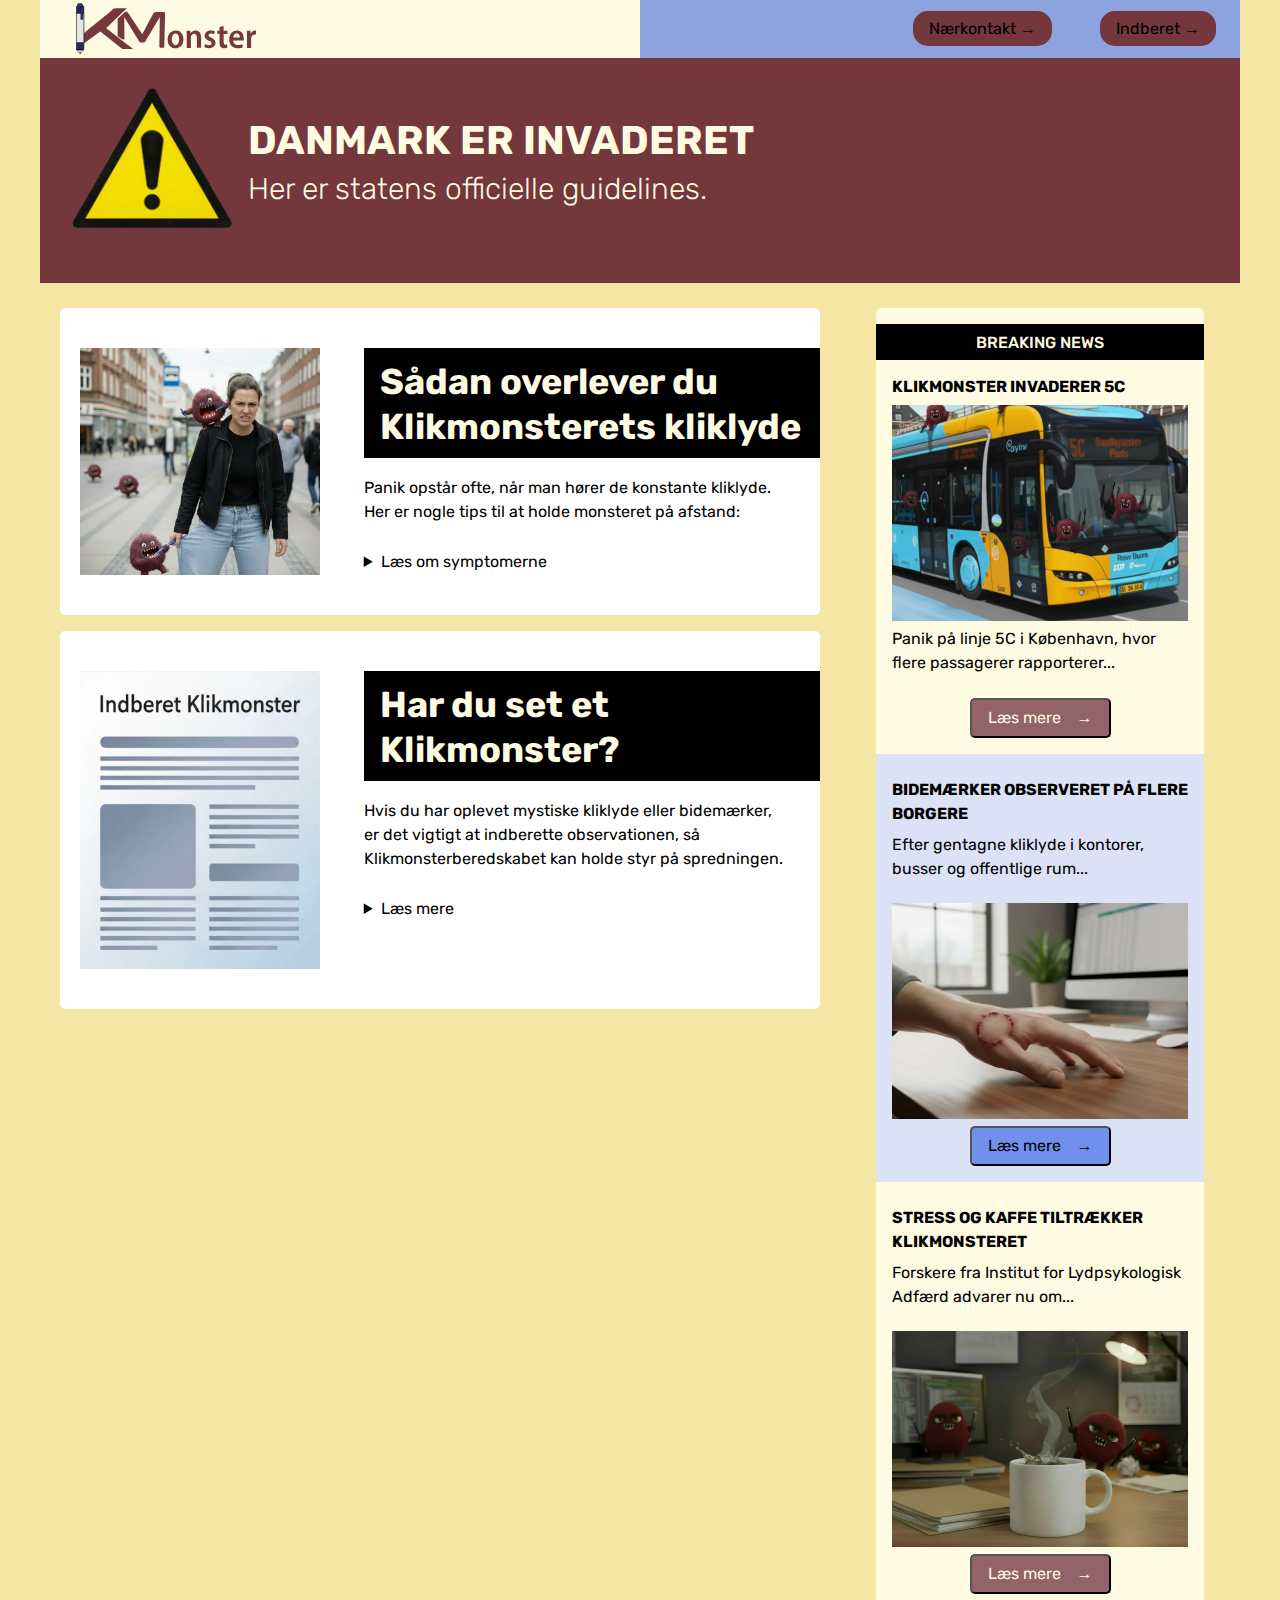
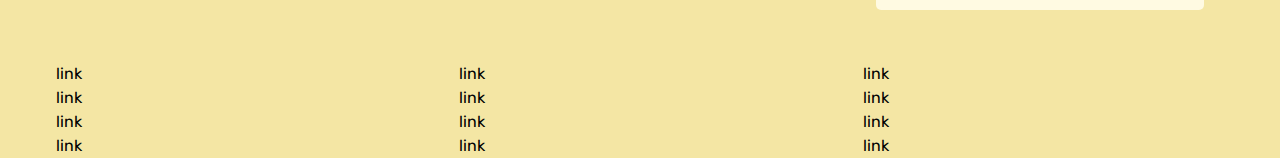
<file: index.html>
<!DOCTYPE html>
<html lang="en">
  <head>
    <meta charset="UTF-8" />
    <meta http-equiv="X-UA-Compatible" content="IE=edge" />
    <meta name="viewport" content="width=device-width, initial-scale=1.0" />
    <link rel="stylesheet" href="css/reset.css" />
    <link rel="stylesheet" href="css/custom.css" />
    <link rel="stylesheet" href="css/fonts.css" />
    <link rel="stylesheet" href="css/general.css" />
    <link rel="stylesheet" href="css/layout.css" />
    <link rel="stylesheet" href="css/burger.css" />
    <link rel="stylesheet" href="css/cards.css" />
    <link rel="stylesheet" href="css/index.css" />
    <link rel="icon" type="image/png" href="img/fav.png" />
    <title>Emergency Site</title>
  </head>
  <body id="frontpage">
    <header>
      <nav>
        <div id="logotype-wrapper" class="logo">
          <a href="index.html">
            <?xml version="1.0" encoding="UTF-8"?>
            <svg
              id="Lag_1"
              data-name="Lag 1"
              xmlns="http://www.w3.org/2000/svg"
              viewBox="0 0 128.34 36.28"
            >
              <defs>
                <style>
                  .cls-1 {
                    fill: #e7e6e6;
                  }

                  .cls-1,
                  .cls-2,
                  .cls-3,
                  .cls-4,
                  .cls-5 {
                    stroke: #010101;
                    stroke-miterlimit: 10;
                    stroke-width: 0.3px;
                  }

                  .cls-6 {
                    fill: #75383c;
                  }

                  .cls-2 {
                    fill: #cdcccc;
                  }

                  .cls-3 {
                    fill: #343434;
                  }

                  .cls-4 {
                    fill: #30358c;
                  }

                  .cls-5 {
                    fill: #28285b;
                  }
                </style>
              </defs>
              <g>
                <path
                  class="cls-6"
                  d="M5.61,21.83h0c5.72-5.35,17.6-14.13,21.05-17.65.58-.29,1.33-.45,2.09-.45l7.39-.07c.13,0,.2.09.11.14l-14.64,14c-.06.03-.06.08,0,.12l18.85,14.78c.09.05,0,.14-.11.14h-6.25c-.58,0-1.13-.14-1.51-.39l-14.77-11.71s-.47-.43-.53-.4l-11.5,8.37s.02-1.46.02-1.43l-.09,5.77-.07-3.73-.04-7.49.21-17.66-.21,17.66h0Z"
                />
                <path
                  class="cls-6"
                  d="M62.34,32l-1.47-.04c-.8,0-1.45-.37-1.44-.84l.31-20.76h-.21l-10.23,17.26c-.18.35-.74.6-1.38.6h-1.36c-.64,0-1.21-.24-1.39-.6l-10.57-17.29h-.21l.14,14.37c.07,2.33-1.64,1.13-2.52.55l-1.97-1.3c-.23-.15-.35-.35-.35-.55v-11.97c0-.22.15-.43.43-.59l4.56-4.3c.78-.45,2.1-.24,2.4.37l10.03,15.17h.21l7.78-14.57c.3-.62,1.28-1.05,2.39-1.05l4.6.04c.8,0,1.45.37,1.44.83l-.6,23.84c0,.3-.16.56-.48.79h0l-.09.03h-.02Z"
                />
                <g id="pind">
                  <path
                    class="cls-4"
                    d="M4.94,1.83v.61H.82v-.63C.82.9,1.63.15,2.63.15h.49c1.01,0,1.82.75,1.82,1.68h0Z"
                  />
                  <path
                    class="cls-5"
                    d="M5.62,2.63v30.61c0,.1-.11.19-.25.19H.4c-.14,0-.25-.08-.25-.19V2.63c0-.1.11-.19.25-.19h4.97c.14,0,.25.08.25.19h0Z"
                  />
                  <rect
                    class="cls-1"
                    x=".15"
                    y="7.44"
                    width="5.47"
                    height="20.74"
                  />
                  <path
                    class="cls-4"
                    d="M3.39,2.44h1.56v9.07c0,.13-.15.24-.34.24h-.88c-.19,0-.34-.11-.34-.24V2.44h0Z"
                  />
                  <polygon
                    class="cls-2"
                    points="3.38 35.72 2.49 35.72 .45 33.43 5.32 33.43 3.38 35.72"
                  />
                  <path
                    class="cls-3"
                    d="M3.06,36.13h-.21c-.08,0-.13-.04-.13-.1l-.13-.32h.71l-.09.32s-.06.1-.13.1h-.02Z"
                  />
                </g>
              </g>
              <g>
                <path
                  class="cls-6"
                  d="M76.58,25.82c0,4.6-2.96,6.43-5.69,6.43-3.18,0-5.56-2.31-5.56-6.26s2.49-6.41,5.74-6.41,5.52,2.46,5.52,6.24h0ZM68.33,25.92c0,2.25.92,4.15,2.65,4.15,1.63,0,2.58-1.91,2.58-4.18,0-1.87-.68-4.13-2.58-4.13s-2.65,2.21-2.65,4.16Z"
                />
                <path
                  class="cls-6"
                  d="M78.96,23.39c0-1.4-.05-2.5-.1-3.56h2.58l.15,1.71h.06c.55-.95,1.78-1.96,3.58-1.96,2.09,0,3.96,1.43,3.96,4.97v7.45h-2.96v-7.12c0-1.59-.53-2.87-2.05-2.87-1.06,0-1.83.76-2.12,1.71-.09.26-.14.64-.14,1.02v7.27h-2.96v-8.61h0Z"
                />
                <path
                  class="cls-6"
                  d="M92.04,29.26c.61.38,1.79.81,2.8.81,1.23,0,1.83-.55,1.83-1.37s-.46-1.25-1.84-1.83c-2.21-.89-3.1-2.15-3.09-3.53,0-2.13,1.7-3.76,4.35-3.76,1.23,0,2.28.32,2.96.69l-.59,2.1c-.5-.29-1.35-.65-2.3-.65-1.04,0-1.61.56-1.61,1.28s.5,1.11,1.93,1.73c2.04.84,3.01,1.99,3.02,3.7,0,2.3-1.73,3.79-4.67,3.79-1.32,0-2.59-.33-3.38-.81l.59-2.16h0Z"
                />
                <path
                  class="cls-6"
                  d="M105.26,16.41v3.42h2.76v2.19h-2.76v5.65c0,1.49.45,2.13,1.48,2.13.46,0,.81-.05,1.08-.12l.06,2.26c-.44.16-1.18.28-2.09.28-1.05,0-1.94-.33-2.5-.93-.64-.67-.94-1.72-.94-3.38v-5.91h-1.65v-2.19h1.65v-2.7l2.91-.71h0Z"
                />
                <path
                  class="cls-6"
                  d="M112.11,26.72c.07,2.36,1.64,3.26,3.44,3.26,1.26,0,2.19-.22,3.01-.52l.43,2.06c-.96.42-2.32.71-3.89.71-3.71,0-5.83-2.39-5.83-6.13s2-6.52,5.52-6.52,4.82,2.97,4.82,5.82c0,.61-.04,1.05-.1,1.33h-7.41,0ZM116.85,24.65c.02-1.38-.52-3.01-2.25-3.01s-2.38,1.71-2.49,3.01h4.74Z"
                />
                <path
                  class="cls-6"
                  d="M121.93,23.6c0-1.48-.04-2.7-.1-3.77h2.56l.12,2.17h.08c.56-1.57,1.86-2.42,3.07-2.42.29,0,.46.01.68.06v2.83c-.23-.05-.47-.07-.8-.07-1.3,0-2.29.88-2.57,2.26-.06.28-.09.63-.09,1v6.35h-2.96v-8.4h.01Z"
                />
              </g>
            </svg>
          </a>
        </div>
        <ul class="menu">
          <li><a class="menuItem" href="instruction.html">Nærkontakt </a></li>
          <li><a class="menuItem" href="register.html">Indberet</a></li>
        </ul>
        <button class="burger">
          <span class="line"></span>
          <span class="line"></span>
          <span class="line"></span>
        </button>
      </nav>
    </header>
    <section id="main-disclamer">
      <div id="main-disclamer-content">
        <img src="img/varsel.webp" alt="ICON" />
        <div class="index_overskrifter">
          <h1 class="index_h1">DANMARK ER INVADERET</h1>
          <p class="sub">Her er statens officielle guidelines.</p>
        </div>
      </div>
    </section>
    <main>
      <section id="daily">
        <article class="daily_card">
          <img src="img/klikmonster_gaden.webp.webp" alt="varselskilt" />
          <div class="daily_text">
            <h2>Sådan overlever du Klikmonsterets kliklyde</h2>
            <p>
              Panik opstår ofte, når man hører de konstante kliklyde. Her er
              nogle tips til at holde monsteret på afstand:
            </p>
            <details>
              <summary>Læs om symptomerne</summary>
              <div class="content">
                <ul>
                  <li>
                    <strong>Bevar roen:</strong> Ignorer lydene og lad dem
                    passere.
                  </li>
                  <li>
                    <strong>Klikfri kuglepenne:</strong> Fjern alt udstyr, der
                    kan tiltrække opmærksomhed.
                  </li>
                  <li>
                    <strong>Dyb vejrtrækning:</strong> Hjælper med at bevare
                    tålmodighed og holde monsteret væk.
                  </li>
                  <li>
                    <strong>Undgå at slå ud:</strong> Hvis du prøver at reagere,
                    kan Klikmonsteret bide.
                  </li>
                  <li>
                    <strong>Humor fungerer:</strong> Smil eller lav sjov med
                    situationen for at reducere stress.
                  </li>
                </ul>
              </div>
            </details>
          </div>
        </article>

        <article class="daily_card">
          <img src="img/indberetning.webp" alt="indberetning" />
          <div class="daily_text">
            <h2>Har du set et Klikmonster?</h2>
            <p>
              Hvis du har oplevet mystiske kliklyde eller bidemærker, er det
              vigtigt at indberette observationen, så Klikmonsterberedskabet kan
              holde styr på spredningen.
            </p>
            <details>
              <summary>Læs mere</summary>
              <div class="content">
                <p>
                  Klikmonsteret trives i stressede miljøer, og jo mere vi
                  reagerer, desto tættere kommer det. Derfor er ro, humor og
                  klikfri kuglepenne dine bedste forsvarsmekanismer.
                </p>
                <p>
                  Har du set et Klikmonster? Klik på linket nedenfor og indberet
                  hændelsen, så vi kan følge deres færden og advare andre:
                  <a href="register.html">Indberet Klikmonster her</a>
                </p>
              </div>
            </details>
          </div>
        </article>
      </section>
      <section id="breaking">
        <article class="news_card">
          <h3>KLIKMONSTER INVADERER 5C</h3>
          <img src="img/inividere_5c.webp" alt="news_img" />
          <p>
            Panik på linje 5C i København, hvor flere passagerer rapporterer...
          </p>
          <button popovertarget="popover_1" class="cta_btn">Læs mere</button>
          <div popover id="popover_1">
            <h2>
              KLIKMONSTER INVADERER 5C - PANIK PÅ KØBENHAVNS MEST FYLDTE
              BUSLINJE
            </h2>
            <h3>Kliklydene startede ved Nørrebro Station</h3>
            <p>
              Panik på linje 5C i København, hvor flere passagerer rapporterer
              usædvanlige og vedvarende kliklyde midt under myldretiden. Flere
              vidner beskriver en uidentificeret lydkilde, der flyttede sig
              gennem bussen, ledsaget af en ubehagelig fornemmelse af at blive
              iagttaget. “Jeg troede først, det var en stresset pendler,” siger
              en chokeret passager, “men pennen klikkede videre . uden nogen
              holdt den.” Situationen udviklede sig hurtigt, da passagerer
              begyndte at reagere på lyden, hvilket ifølge eksperter kun
              tiltrækker Klikmonsteret yderligere.
            </p>
            <h3>Beredskabet hæver trusselsniveauet 'til irriterende'</h3>
            <p>
              Klikberedskabet har nu udsendt en landsdækkende advarsel om at
              undgå kliklyde i offentlige transportmidler. Myndighederne
              understreger, at væsnet kan bide, hvis man forsøger at slå ud
              efter det. I stedet anbefales ro, dyb vejrtrækning og - i akutte
              tilfælde - brug af blyant. “Klikmonsteret trives i stressede
              miljøer,” udtaler en talsperson fra Institut for Lydpsykologisk
              Adfærd. “Jo mere vrede man føler, jo tættere kommer det. Det
              bedste forsvar er simpelthen ikke at tage det personligt.”
            </p>
          </div>
        </article>

        <article class="news_card">
          <h3>BIDEMÆRKER OBSERVERET PÅ FLERE BORGERE</h3>
          <p>Efter gentagne kliklyde i kontorer, busser og offentlige rum...</p>
          <img src="img/bidemaerke.webp" alt="news_img" />
          <button popovertarget="popover_2" class="cta_btn">Læs mere</button>
          <div popover id="popover_2">
            <h2>BIDEMÆRKER OBSERVERET PÅ FLERE BORGERE</h2>
            <p>
              Efter gentagne kliklyde i kontorer, busser og offentlige rum har
              flere personer bemærket små, mystiske bidemærker på arme, hænder
              og skuldre. Mærkerne beskrives som let rødlige, cirkulære og ofte
              ledsaget af en svag kløe eller ømhed. Flere vidner fortæller, at
              de først troede, det var almindelige insektbid, men mistænkelige
              lyde og mærkernes mønster afslørede, at det faktisk stammer fra
              Klikmonsteret. Eksperter advarer, at sådanne bidemærker typisk
              opstår, hvis man forsøger at reagere på de irriterende kliklyde,
              eller hvis man bliver for ophidset over situationen.
            </p>
            <h3>Symptomer efter bid:</h3>
            <ol>
              <li>Ømhed omkring bidestedet</li>
              <li>Let kløe eller prikken</li>
              <li>Mindre blå mærker ved hårdere kontakt</li>
            </ol>
            <p>
              Beredskabet anbefaler at beholde roen, undgå at reagere på
              kliklydene og rapportere hændelsen via emergency-portalen.
            </p>
          </div>
        </article>

        <article class="news_card">
          <h3>STRESS OG KAFFE TILTRÆKKER KLIKMONSTERET</h3>
          <p>
            Forskere fra Institut for Lydpsykologisk Adfærd advarer nu om...
          </p>
          <img src="img/forskning.webp" alt="news_img" />
          <button popovertarget="popover_3" class="cta_btn">Læs mere</button>
          <div popover id="popover_3">
            <h2>STRESS OG KAFFE TILTRÆKKER KLIKMONSTERET</h2>
            <p>
              Forskere fra Institut for Lydpsykologisk Adfærd advarer nu om, at
              Klikmonsteret har udviklet særlige præferencer for moderne
              menneskers livsstil. Ifølge eksperterne reagerer væsnet særligt på
              <strong
                >høj koffeinindtagelse, tæt pakket skemaer og pressede
                deadlines</strong
              >, hvilket gør kontorer og caféer til oplagte angrebssteder.
            </p>
            <p>
              “Jo mere stress og jag, jo mere aktivt bliver Klikmonsteret,”
              forklarer en talsperson fra instituttet. Vidner beretter om
              vedvarende kliklyde under møder og intense arbejdsperioder, ofte
              ledsaget af en ubehagelig fornemmelse af at blive iagttaget.
            </p>
            <p>
              Beredskabet anbefaler, at man
              <strong
                >bevarer roen, holder pauser og begrænser kaffeforbruget</strong
              >, hvis man vil undgå at tiltrække Klikmonsteret. Eksperter
              understreger, at humor og tålmodighed fungerer som de bedste
              forsvarsmekanismer mod væsnets klik-angreb.
            </p>
          </div>
        </article>
      </section>
    </main>

    <footer>
      <nav class="some">
        <ul>
          <li><a href="">link</a></li>
          <li><a href="">link</a></li>
          <li><a href="">link</a></li>
          <li><a href="">link</a></li>
        </ul>
      </nav>
      <nav class="another">
        <ul>
          <li><a href="">link</a></li>
          <li><a href="">link</a></li>
          <li><a href="">link</a></li>
          <li><a href="">link</a></li>
        </ul>
      </nav>
      <nav class="yetanother">
        <ul>
          <li><a href="">link</a></li>
          <li><a href="">link</a></li>
          <li><a href="">link</a></li>
          <li><a href="">link</a></li>
        </ul>
      </nav>
    </footer>
    <script src="js/burger.js"></script>
    <!-- <script src="js/main.js"></script> -->
  </body>
</html>
</file>
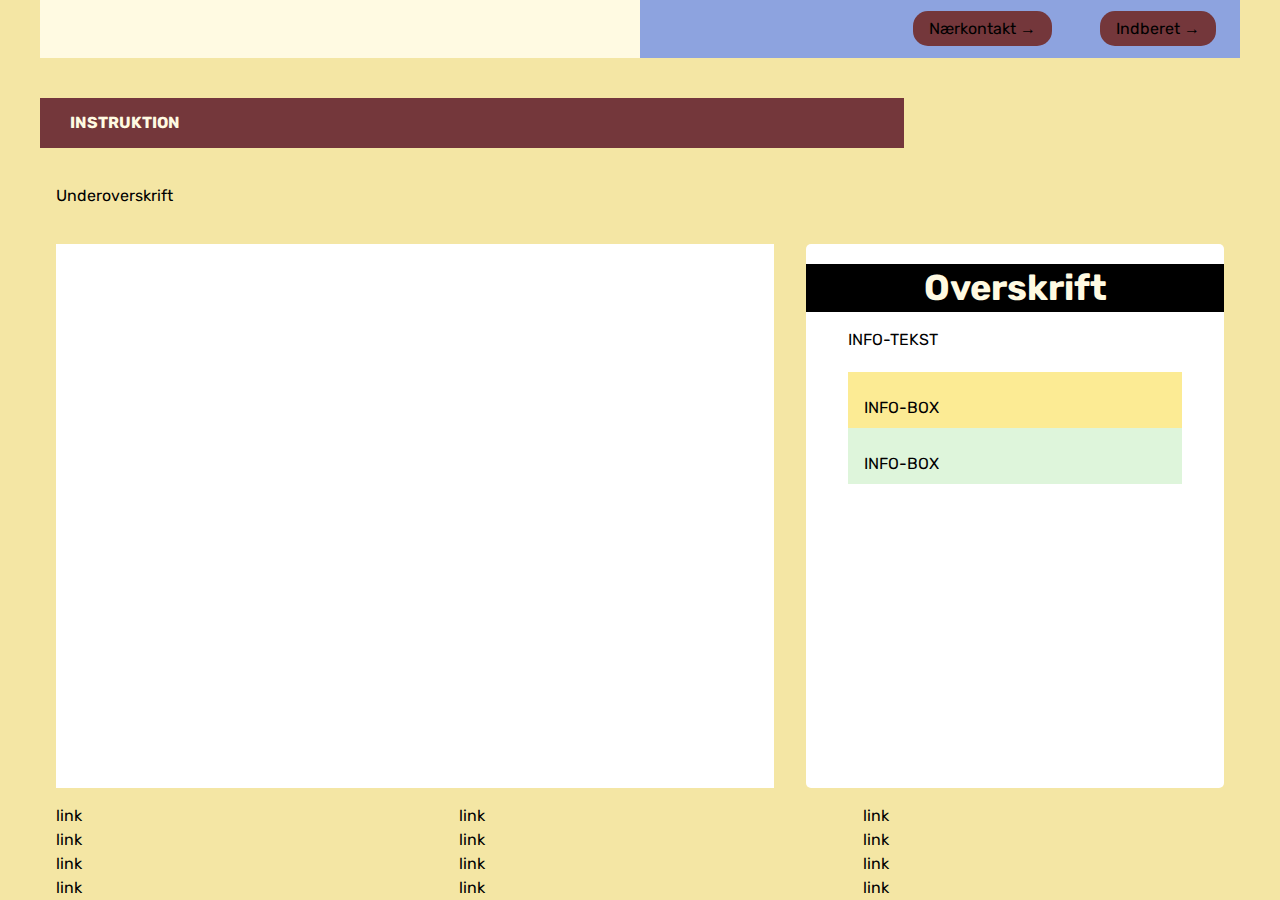
<file: instruction.html>
<!DOCTYPE html>
<html lang="en">
  <head>
    <meta charset="UTF-8" />
    <meta http-equiv="X-UA-Compatible" content="IE=edge" />
    <meta name="viewport" content="width=device-width, initial-scale=1.0" />
    <link rel="stylesheet" href="css/reset.css" />
    <link rel="stylesheet" href="css/custom.css" />
    <link rel="stylesheet" href="css/fonts.css" />
    <link rel="stylesheet" href="css/general.css" />
    <link rel="stylesheet" href="css/layout.css" />
    <link rel="stylesheet" href="css/burger.css" />
    <link rel="stylesheet" href="css/cards.css" />
    <link rel="stylesheet" href="css/infographic.css" />
    <link rel="icon" type="image/png" href="img/fav.png" />
    <title>Emergency Site</title>
  </head>
  <body id="instruction">
    <header>
      <nav>
        <div id="logotype-wrapper" class="logo">
          <a href="index.html"> LOGO-TYPE </a>
        </div>
        <ul class="menu">
          <li><a class="menuItem" href="instruction.html">Nærkontakt </a></li>
          <li><a class="menuItem" href="register.html">Indberet</a></li>
        </ul>
        <button class="burger">
          <span class="line"></span>
          <span class="line"></span>
          <span class="line"></span>
        </button>
      </nav>
    </header>

    <main>
      <h1>INSTRUKTION</h1>
      <p>Underoverskrift</p>
      <section class="info-graphic"></section>
      <section class="info-text">
        <h2>Overskrift</h2>
        <article>
          <p class="placeholder">INFO-TEKST</p>
        </article>
        <aside id="efficiency" class="info-box">INFO-BOX</aside>
        <aside id="requirement" class="info-box">INFO-BOX</aside>
      </section>
    </main>

    <footer>
      <nav class="some">
        <ul>
          <li><a href="">link</a></li>
          <li><a href="">link</a></li>
          <li><a href="">link</a></li>
          <li><a href="">link</a></li>
        </ul>
      </nav>
      <nav class="another">
        <ul>
          <li><a href="">link</a></li>
          <li><a href="">link</a></li>
          <li><a href="">link</a></li>
          <li><a href="">link</a></li>
        </ul>
      </nav>
      <nav class="yetanother">
        <ul>
          <li><a href="">link</a></li>
          <li><a href="">link</a></li>
          <li><a href="">link</a></li>
          <li><a href="">link</a></li>
        </ul>
      </nav>
    </footer>
    <script src="js/burger.js"></script>
    <!-- <script src="js/main.js"></script> -->
  </body>
</html>
</file>
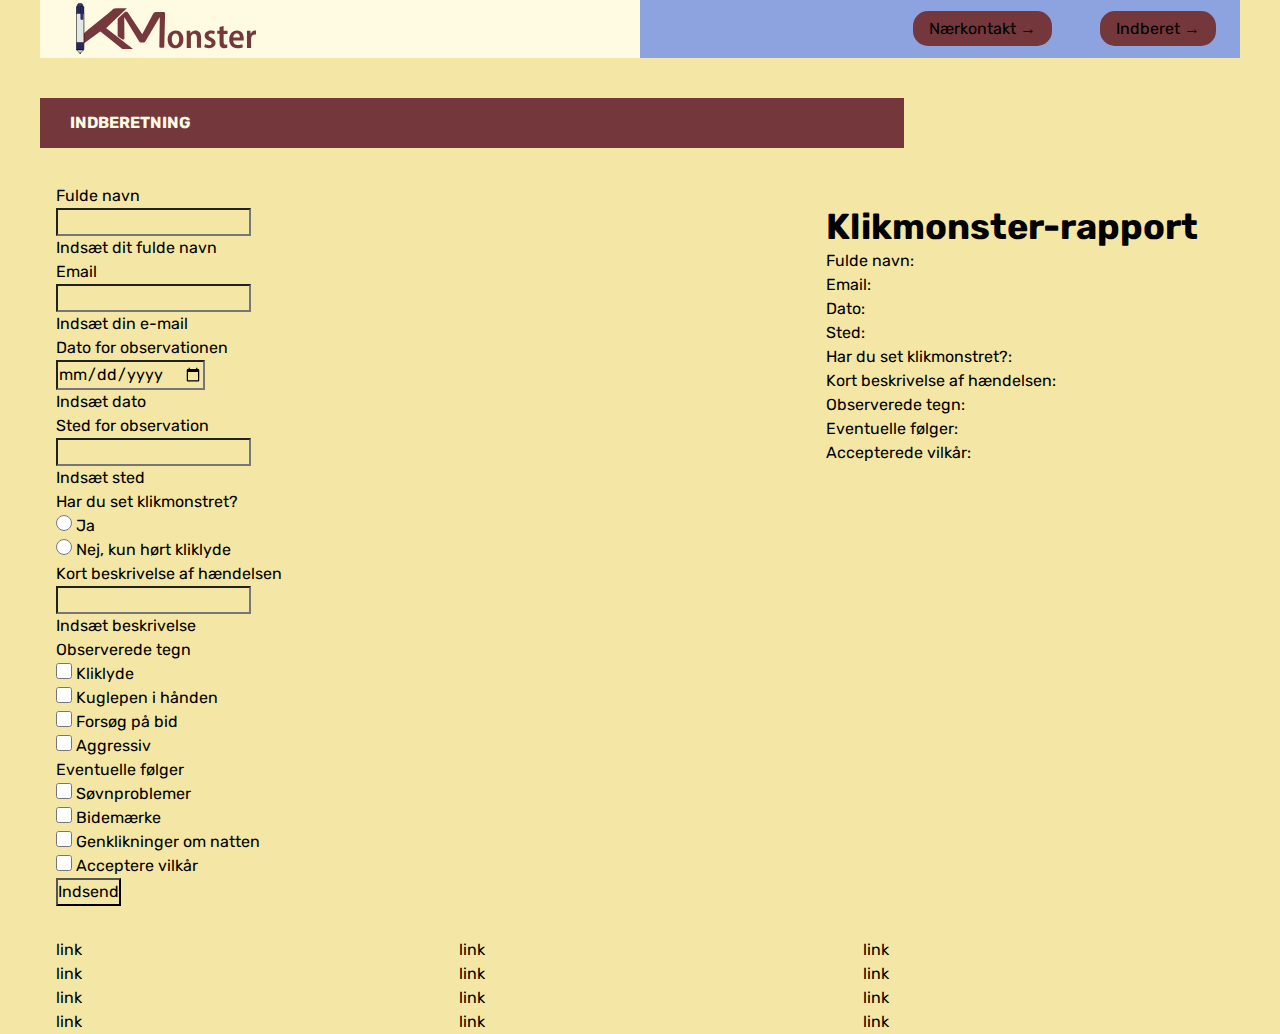
<file: register.html>
<!DOCTYPE html>
<html lang="en">
  <head>
    <meta charset="UTF-8" />
    <meta http-equiv="X-UA-Compatible" content="IE=edge" />
    <meta name="viewport" content="width=device-width, initial-scale=1.0" />
    <link rel="stylesheet" href="css/reset.css" />
    <link rel="stylesheet" href="css/custom.css" />
    <link rel="stylesheet" href="css/fonts.css" />
    <link rel="stylesheet" href="css/general.css" />
    <link rel="stylesheet" href="css/layout.css" />
    <link rel="stylesheet" href="css/burger.css" />
    <link rel="stylesheet" href="css/cards.css" />
    <link rel="stylesheet" href="css/forms.css" />
    <link rel="stylesheet" href="css/index.css" />
    <link rel="icon" type="image/png" href="img/fav.png" />
    <title>Emergency Site</title>
  </head>
  <body id="register">
    <header>
      <nav>
        <div id="logotype-wrapper" class="logo">
          <a href="index.html">
            <?xml version="1.0" encoding="UTF-8"?>
            <svg
              id="Lag_1"
              data-name="Lag 1"
              xmlns="http://www.w3.org/2000/svg"
              viewBox="0 0 128.34 36.28"
            >
              <defs>
                <style>
                  .cls-1 {
                    fill: #e7e6e6;
                  }

                  .cls-1,
                  .cls-2,
                  .cls-3,
                  .cls-4,
                  .cls-5 {
                    stroke: #010101;
                    stroke-miterlimit: 10;
                    stroke-width: 0.3px;
                  }

                  .cls-6 {
                    fill: #75383c;
                  }

                  .cls-2 {
                    fill: #cdcccc;
                  }

                  .cls-3 {
                    fill: #343434;
                  }

                  .cls-4 {
                    fill: #30358c;
                  }

                  .cls-5 {
                    fill: #28285b;
                  }
                </style>
              </defs>
              <g>
                <path
                  class="cls-6"
                  d="M5.61,21.83h0c5.72-5.35,17.6-14.13,21.05-17.65.58-.29,1.33-.45,2.09-.45l7.39-.07c.13,0,.2.09.11.14l-14.64,14c-.06.03-.06.08,0,.12l18.85,14.78c.09.05,0,.14-.11.14h-6.25c-.58,0-1.13-.14-1.51-.39l-14.77-11.71s-.47-.43-.53-.4l-11.5,8.37s.02-1.46.02-1.43l-.09,5.77-.07-3.73-.04-7.49.21-17.66-.21,17.66h0Z"
                />
                <path
                  class="cls-6"
                  d="M62.34,32l-1.47-.04c-.8,0-1.45-.37-1.44-.84l.31-20.76h-.21l-10.23,17.26c-.18.35-.74.6-1.38.6h-1.36c-.64,0-1.21-.24-1.39-.6l-10.57-17.29h-.21l.14,14.37c.07,2.33-1.64,1.13-2.52.55l-1.97-1.3c-.23-.15-.35-.35-.35-.55v-11.97c0-.22.15-.43.43-.59l4.56-4.3c.78-.45,2.1-.24,2.4.37l10.03,15.17h.21l7.78-14.57c.3-.62,1.28-1.05,2.39-1.05l4.6.04c.8,0,1.45.37,1.44.83l-.6,23.84c0,.3-.16.56-.48.79h0l-.09.03h-.02Z"
                />
                <g id="pind">
                  <path
                    class="cls-4"
                    d="M4.94,1.83v.61H.82v-.63C.82.9,1.63.15,2.63.15h.49c1.01,0,1.82.75,1.82,1.68h0Z"
                  />
                  <path
                    class="cls-5"
                    d="M5.62,2.63v30.61c0,.1-.11.19-.25.19H.4c-.14,0-.25-.08-.25-.19V2.63c0-.1.11-.19.25-.19h4.97c.14,0,.25.08.25.19h0Z"
                  />
                  <rect
                    class="cls-1"
                    x=".15"
                    y="7.44"
                    width="5.47"
                    height="20.74"
                  />
                  <path
                    class="cls-4"
                    d="M3.39,2.44h1.56v9.07c0,.13-.15.24-.34.24h-.88c-.19,0-.34-.11-.34-.24V2.44h0Z"
                  />
                  <polygon
                    class="cls-2"
                    points="3.38 35.72 2.49 35.72 .45 33.43 5.32 33.43 3.38 35.72"
                  />
                  <path
                    class="cls-3"
                    d="M3.06,36.13h-.21c-.08,0-.13-.04-.13-.1l-.13-.32h.71l-.09.32s-.06.1-.13.1h-.02Z"
                  />
                </g>
              </g>
              <g>
                <path
                  class="cls-6"
                  d="M76.58,25.82c0,4.6-2.96,6.43-5.69,6.43-3.18,0-5.56-2.31-5.56-6.26s2.49-6.41,5.74-6.41,5.52,2.46,5.52,6.24h0ZM68.33,25.92c0,2.25.92,4.15,2.65,4.15,1.63,0,2.58-1.91,2.58-4.18,0-1.87-.68-4.13-2.58-4.13s-2.65,2.21-2.65,4.16Z"
                />
                <path
                  class="cls-6"
                  d="M78.96,23.39c0-1.4-.05-2.5-.1-3.56h2.58l.15,1.71h.06c.55-.95,1.78-1.96,3.58-1.96,2.09,0,3.96,1.43,3.96,4.97v7.45h-2.96v-7.12c0-1.59-.53-2.87-2.05-2.87-1.06,0-1.83.76-2.12,1.71-.09.26-.14.64-.14,1.02v7.27h-2.96v-8.61h0Z"
                />
                <path
                  class="cls-6"
                  d="M92.04,29.26c.61.38,1.79.81,2.8.81,1.23,0,1.83-.55,1.83-1.37s-.46-1.25-1.84-1.83c-2.21-.89-3.1-2.15-3.09-3.53,0-2.13,1.7-3.76,4.35-3.76,1.23,0,2.28.32,2.96.69l-.59,2.1c-.5-.29-1.35-.65-2.3-.65-1.04,0-1.61.56-1.61,1.28s.5,1.11,1.93,1.73c2.04.84,3.01,1.99,3.02,3.7,0,2.3-1.73,3.79-4.67,3.79-1.32,0-2.59-.33-3.38-.81l.59-2.16h0Z"
                />
                <path
                  class="cls-6"
                  d="M105.26,16.41v3.42h2.76v2.19h-2.76v5.65c0,1.49.45,2.13,1.48,2.13.46,0,.81-.05,1.08-.12l.06,2.26c-.44.16-1.18.28-2.09.28-1.05,0-1.94-.33-2.5-.93-.64-.67-.94-1.72-.94-3.38v-5.91h-1.65v-2.19h1.65v-2.7l2.91-.71h0Z"
                />
                <path
                  class="cls-6"
                  d="M112.11,26.72c.07,2.36,1.64,3.26,3.44,3.26,1.26,0,2.19-.22,3.01-.52l.43,2.06c-.96.42-2.32.71-3.89.71-3.71,0-5.83-2.39-5.83-6.13s2-6.52,5.52-6.52,4.82,2.97,4.82,5.82c0,.61-.04,1.05-.1,1.33h-7.41,0ZM116.85,24.65c.02-1.38-.52-3.01-2.25-3.01s-2.38,1.71-2.49,3.01h4.74Z"
                />
                <path
                  class="cls-6"
                  d="M121.93,23.6c0-1.48-.04-2.7-.1-3.77h2.56l.12,2.17h.08c.56-1.57,1.86-2.42,3.07-2.42.29,0,.46.01.68.06v2.83c-.23-.05-.47-.07-.8-.07-1.3,0-2.29.88-2.57,2.26-.06.28-.09.63-.09,1v6.35h-2.96v-8.4h.01Z"
                />
              </g>
            </svg>
          </a>
        </div>
        <ul class="menu">
          <li><a class="menuItem" href="instruction.html">Nærkontakt </a></li>
          <li><a class="menuItem" href="register.html">Indberet</a></li>
        </ul>
        <button class="burger">
          <span class="line"></span>
          <span class="line"></span>
          <span class="line"></span>
        </button>
      </nav>
    </header>

    <main>
      <h1>INDBERETNING</h1>
      <section id="form-section">
        <article id="form-info">
          <form>
            <div class="form_group">
              <label for="fulde_navn" class="undertitle_form">Fulde navn</label>
              <input
                type="text"
                id="navn"
                name="navn"
                aria-describedby="navn_error"
                required
              />
              <p id="navn_error">Indsæt dit fulde navn</p>
            </div>

            <div class="form_group">
              <label for="email" class="undertitle_form">Email</label>
              <input
                type="text"
                id="email"
                name="email"
                aria-describedby="email_error"
                required
              />
              <p id="email_error">Indsæt din e-mail</p>
            </div>

            <div class="form_group">
              <label for="dato_tid" class="undertitle_form"
                >Dato for observationen</label
              >
              <input
                type="date"
                id="dato_tid"
                name="dato_tid"
                aria-describedby="dato_tid_error"
                required
              />
              <p id="dato_tid_error">Indsæt dato</p>
            </div>

            <div class="form_group">
              <label for="sted" class="undertitle_form"
                >Sted for observation</label
              >
              <input
                type="text"
                id="sted"
                name="sted"
                aria-describedby="sted_error"
                required
              />
              <p id="sted_error">Indsæt sted</p>
            </div>

            <div class="form_group">
              <label for="har_du_set" class="undertitle_form"
                >Har du set klikmonstret?</label
              >
              <div class="radio_group">
                <label for="ja">
                  <input type="radio" id="ja" name="har_du_set" value="Ja" />
                  Ja</label
                >
                <label for="nej">
                  <input type="radio" id="nej" name="har_du_set" value="Nej" />
                  Nej, kun hørt kliklyde</label
                >
              </div>
            </div>

            <div class="form_group">
              <label for="beskrivelse" class="undertitle_form"
                >Kort beskrivelse af hændelsen</label
              >
              <input
                type="text"
                id="beskrivelse"
                name="beskrivelse"
                aria-describedby="beskrivelse_error"
                required
              />
              <p id="beskrivelse_error">Indsæt beskrivelse</p>
            </div>

            <div class="form_group">
              <label for="tegn" class="undertitle_form">Observerede tegn</label>
              <div class="checkbox_group">
                <label for="kliklyde">
                  <input
                    type="checkbox"
                    id="kliklyde"
                    name="kliklyde"
                    value="Kliklyde"
                  />
                  Kliklyde</label
                >

                <label for="kuglepen">
                  <input
                    type="checkbox"
                    id="kuglepen"
                    name="kuglepen"
                    value="Kuglepind"
                  />
                  Kuglepen i hånden</label
                >

                <label for="bid">
                  <input
                    type="checkbox"
                    id="bid"
                    name="bid"
                    value="Forsøg på bid"
                  />
                  Forsøg på bid</label
                >

                <label for="aggressiv">
                  <input
                    type="checkbox"
                    id="aggressiv"
                    name="aggressiv"
                    value="Aggressiv"
                  />
                  Aggressiv</label
                >
              </div>
            </div>

            <div class="form_group">
              <label for="foelger" class="undertitle_form"
                >Eventuelle følger</label
              >
              <div class="checkbox_group">
                <label for="soevnproblemer">
                  <input
                    type="checkbox"
                    id="soevnproblemer"
                    name="soevnproblemer"
                    value="Søvnproblemer"
                  />
                  Søvnproblemer</label
                >

                <label for="bidemaerke">
                  <input
                    type="checkbox"
                    id="bidemaerke"
                    name="bidemaerke"
                    value="Bidemærke"
                  />
                  Bidemærke</label
                >

                <label for="genklikninger">
                  <input
                    type="checkbox"
                    id="genklikninger"
                    name="genklikninger"
                    value="Genklikninger om natten"
                  />
                  Genklikninger om natten</label
                >
              </div>
            </div>

            <div class="form_group">
              <div class="checkbox_group">
                <label for="vilkaar">
                  <input
                    type="checkbox"
                    id="vilkaar"
                    name="acceptere_vilkaar"
                    value="Ja"
                    aria-describedby="acceptere_vilkaar_error"
                    required
                  />
                  Acceptere vilkår
                </label>
              </div>
              <p id="acceptere_vilkaar_error" class="error-message"></p>
            </div>

            <button>Indsend</button>
          </form>
        </article>
        <form id="webform"></form>
      </section>

      <section class="output">
        <h2>Klikmonster-rapport</h2>

        <div>
          <p class="output_titel">
            Fulde navn: <span id="fulde_navn_output"></span>
          </p>
          <p class="output_titel">Email: <span id="email_output"></span></p>
          <p class="output_titel">Dato: <span id="dato_tid_output"></span></p>
          <p class="output_titel">Sted: <span id="sted_output"></span></p>
          <p class="output_titel">
            Har du set klikmonstret?: <span id="har_du_set_output"></span>
          </p>
          <p class="output_titel">
            Kort beskrivelse af hændelsen: <span id="beskrivelse_output"></span>
          </p>
          <p class="output_titel">
            Observerede tegn: <span id="tegn_output"></span>
          </p>
          <p class="output_titel">
            Eventuelle følger: <span id="foelger_output"></span>
          </p>
          <p class="output_titel">
            Accepterede vilkår: <span id="vilkaar_output"></span>
          </p>
        </div>

        <article>
          <p class="placeholder"></p>
        </article>
      </section>
    </main>
    <footer>
      <nav class="some">
        <ul>
          <li><a href="">link</a></li>
          <li><a href="">link</a></li>
          <li><a href="">link</a></li>
          <li><a href="">link</a></li>
        </ul>
      </nav>
      <nav class="another">
        <ul>
          <li><a href="">link</a></li>
          <li><a href="">link</a></li>
          <li><a href="">link</a></li>
          <li><a href="">link</a></li>
        </ul>
      </nav>
      <nav class="yetanother">
        <ul>
          <li><a href="">link</a></li>
          <li><a href="">link</a></li>
          <li><a href="">link</a></li>
          <li><a href="">link</a></li>
        </ul>
      </nav>
    </footer>
    <script src="js/burger.js"></script>
    <!-- <script src="js/main.js"></script> -->
    <script src="js/form.js"></script>
  </body>
</html>
</file>
<file: css/custom.css>
:root {
  /* Colours */
  --color-bg: #f4e6a4; /* page background /*

  /* Header */
  --color-head-bg: #74373b;

  /* Logotype */
  --color-logotype-bg: #fffae2;
  --color-text-logotype: #fffae2;
  --font-logotype-size: 2rem;

  /* Global menu */
  --color-menu-bg: #8da3df;
  /* Links */
  --color-link-bg: #74373b;
  --color-link-hover: #8da3df; /* used */
  --color-link-active: #99958f; /* used */
  --border-radius-links: 15px;

  /* Headlines og rubrik */
  --font-h1-size: 1rem;
  --font-sub1-size: 1rem;
  --font-h2-size: 1rem;
  --font-h3-size: 1rem;
  --color-headline-bg: #000;
  --color-headline-text-page: #fffae2;

  /* Tekst */
  --color-text: #000;
  --color-text-inverted: #fffae2;

  /*  Marginer */
  --margin-head-bottom: 5px;

  /* Borders */
  --border-radius: 5px;

  /* Cards */
  --color-card-bg: #fff;
  --color-cta-card-bg: #74373b;
  /* news-cards */
  --color-news-bg: #fffae2;
  --color-news-bg-inverted: #dbe2f5;
  --color-cta-newscard-bg: #926467;
  --color-cta-newscard-bg-inverted: #6f90eb;

  /* Fonts */
  --font-family-sans: "Rubik", ui-sans-serif;
  --font-weight-light: 300;
  --font-weight-regular: 400;
  --font-weight-medium: 500;
  --font-weight-bold: 700;

  /* Text sizes */
  --logotype-size: 1rem;
  --headline1-size: 2rem;
  --headline2-size: 36px;
  --headline3-size: 1rem;
  --bodytext-size: 1rem;
  --cta-text-size: 1rem;
  --followup-text-size: 1rem;
  --form-submit-size: 1rem;

  /* Infographics */
  --color-info-bg: #fff;
  --color-infobox-1-bg: #fceb94;
  --color-infobox-2-bg: #def5db;
}
</file>
<file: css/fonts.css>
@font-face {
  font-family: "Rubik";
  src: url("../fonts/Rubik-VariableFont_wght.woff2") format("woff2"), url("/fonts/Rubik-Regular.woff") format("woff");
  font-weight: var(--font-weight-regular);
  font-style: normal;
}

@font-face {
  font-family: "Rubik";
  src: url("../fonts/Rubik-VariableFont_wght.woff2") format("woff2");
  font-weight: var(--font-weight-bold);
  font-style: normal;
}

@font-face {
  font-family: "Rubik";
  src: url("../fonts/Rubik-VariableFont_wght.woff2") format("woff2");
  font-weight: var(--font-weight-light);
  font-style: normal;
}
@font-face {
  font-family: "Rubik";
  src: url("../fonts/Rubik-VariableFont_wght.woff2") format("woff2");
  font-weight: var(--font-weight-medium);
  font-style: normal;
}
</file>
<file: css/general.css>
html {
  font-family: var(--font-family-sans);
  color: var(--color-text);
  background-color: var(--color-bg);
}

header {
  height: min-content;
}

#main-disclamer {
  height: 225px;
  background-color: var(--color-head-bg);
  display: flex;
  justify-content: flex-start;
  align-items: center;
  padding-left: 2rem;
  padding-bottom: 2%;
  margin-bottom: var(--margin-head-bottom);
}

#main-disclamer-content {
  display: flex;
  column-gap: 1rem;
}

main section {
  padding: 20px;
  border-radius: var(--border-radius);
}

h1 {
  font-size: var(--font-h1-size);
  font-weight: var(--font-weight-bold);
  color: var(--color-text-inverted);
  margin: 5px 0;
  line-height: 1.3rem;
  text-align: left;
}

#instruction h1,
#register h1 {
  margin: 40px 0 20px 0;
  padding: 15px 30px;
  background-color: var(--color-head-bg);
  font-size: var(--font-h2-size);
}

#instruction p {
  grid-column: 1/-1;
  margin-bottom: 20px;
  font-size: var(--font-h2-size);
  line-height: 1.5rem;
}

.sub {
  font-size: var(--font-sub1-size);
  font-weight: var(--font-weight-light);
  color: var(--color-text-inverted);
}

h2 {
  font-size: var(--headline2-size);
}

h3 {
  font-size: var(--headline3-size);
}

main > h1 {
  width: calc(80% - 6rem);
}

/* NAVIGATION STRUCTURES */
header > nav {
  height: 100%;
  background-color: var(--color-menu-bg);
}

nav ul {
  list-style: none;
}

a {
  font-family: var(--font-family-sans);
}

nav a {
  text-decoration: none;
  color: var(--color-text);
}

/* Måske skal du lave en ny regel for logotype-wrapper, når du har lavet din logotype */
#logotype-wrapper {
  background-color: var(--color-logotype-bg);
  display: flex;
  justify-content: flex-start;
  align-items: center;
  height: 3.6rem;
}

#logotype-wrapper > a {
  color: var(--color-text-logotype);
  font-size: var(--font-logotype-size);
  font-weight: var(--font-weight-medium);
  width: max-content;
  margin-left: 1rem;
}

#logotype-wrapper svg {
  width: 200px;
  height: auto;
  display: block;
  padding: 10px;
  margin: 10px;
}

/* Global menu */
header nav li a {
  margin: 1.5rem;
  background-color: var(--color-link-bg);
  color: var(--color-text);
  font-size: var(--followup-text-size);
  padding: 0.5rem 1rem;
  border-radius: var(--border-radius-links);
}

/* Pilen efter menu-tekst */
header > nav li > a:after {
  content: " \2192";
}

/* Global menu hover effekt - Lav den om til det, du synes */
nav a:hover {
  background-color: var(--color-link-hover);
}

nav a:active {
  background-color: var(--color-link-active);
}
*/

/* FOOTER */
footer a {
  font-size: 0.7rem;
}
</file>
<file: css/layout.css>
/* LAYOUT FOR MAIN CONTENT */
body {
  display: grid;
  grid-template-rows: auto 1fr auto;
  height: 100vh;
  max-width: 1200px;
  margin: 0 auto;
}
main {
  display: grid;
  row-gap: 1rem;
}
main > *:not(:first-child) {
  margin: 0 1rem;
}
main {
  grid-template-rows: min-content min-content 1fr min-content;
}
#instruction main {
  grid-template-rows: min-content min-content min-content 1fr min-content;
}
/* LAYOUT FOR HEADER AND FOOTER */
footer {
  display: grid;
  gap: 10px;
}
header nav,
footer nav {
  display: flex;
  justify-content: space-between;
  align-items: center;
}
header nav > * {
  flex: 1;
}
nav ul {
  display: flex;
  justify-content: flex-end;
}
header ul {
  height: 100%;
  width: clamp(175px, 50%, 300px);
}
footer ul {
  flex-direction: column;
  padding-left: 1rem;
}

/* LAYOUT FOR SECTIONS */
#daily,
#breaking {
  display: grid;
}
#daily {
  grid-template-rows: repeat(2, minmax(200px, min-content));
  gap: 1rem;
}
#breaking {
  grid-template-rows: repeat(auto-fit, minmax(50px, min-content));
  gap: 0;
}

@media (width > 600px) {
  #frontpage > main {
    grid-template-columns: 6fr 3fr;
    grid-template-rows: auto 1fr auto;
  }
  #instruction > main,
  #register > main {
    grid-template-columns: 5fr 3fr;
    grid-template-rows: auto auto 1fr auto;
  }

  .qr {
    order: 1;
  }

  h1 {
    grid-column: 1 / -1;
  }
  footer {
    grid-template-columns: 1fr 1fr 1fr;
  }
}
</file>
<file: css/burger.css>
.burger {
  width: 30px;
  height: 20px;
  cursor: pointer;
}

.burger .line {
  display: block;
  width: 100%;
  height: 2px;
  background-color: #333333;
  margin-bottom: 5px;
  transition: 0.2s linear;
}
.burger {
  display: none;
}
@media screen and (width < 800px) {
  .menu {
    display: none;
  }
  .logo {
    flex: 0 0 50vw;
  }
  .burger {
    display: block;
    background-color: transparent;
    border: 0;
    flex: 0 0 auto;
    margin: 0 20px;
  }
  .burger.active .line:nth-child(1) {
    transform: rotate(45deg) translate(5px, 5px);
    transition: 0.2s linear;
  }
  .burger.active .line:nth-child(2) {
    opacity: 0;
    transition: 0.15s linear;
  }
  .burger.active .line:nth-child(3) {
    transform: rotate(-45deg) translate(5px, -5px);
    transition: 0.2s linear;
  }
  nav.active .menu {
    display: block;
    background-color: var(--color-menu-bg);
    position: absolute;
    top: 3.6rem;
    right: 0;
    width: clamp(200px, 50vw, 400px);
    z-index: 1;
    opacity: 0.8;
  }
  header > nav li > a:after {
    content: "";
  }
  nav.active .menu li {
    margin: 40px 20px;
    text-align: right;
  }
  nav.active .menu a {
    font-size: 24px;
  }
}
</file>
<file: css/cards.css>
.daily_card {
  background-color: var(--color-card-bg);
  display: grid;
  grid-template-columns: 3fr 5fr;
  gap: 10px;
  padding: 40px 0 40px 20px;
  border-radius: var(--border-radius);
  height: minmax(200px, min-content);
}
.daily_text {
  display: grid;
  grid-template-rows: repeat(3, min-content);
  gap: 10px;
}
.daily_text h2 {
  background-color: var(--color-headline-bg);
  color: var(--color-text-inverted);
  padding: calc(1.1rem / 1.5) 0 calc(1.1rem / 2) 1rem;
  margin: 0 0 0.5rem 0;
}
.daily_text p {
  padding-right: 2rem;
  margin: 0 0 1rem 0;
}
.daily_text .cta_btn {
  justify-self: left;
  width: 80%;
}
.daily_img {
  width: 100%;
  height: 100%;
  object-fit: cover;
}
.news_card {
  background-color: var(--color-news-bg);
  display: grid;
  grid-template-rows: repeat(min-content);
  gap: 0.4rem;
  padding: 1rem 0;
  height: minmax(300px, min-content);
}
.news_card:nth-child(2n) {
  background-color: var(--color-news-bg-inverted);
}
.news_card > * {
  padding: 0 1rem;
}
.news_card h3 {
  margin: 0.5rem 0 0 0;
}
.news_card p {
  margin: 0 0 1rem 0;
}
.news_card:first-child:before {
  content: "BREAKING NEWS";
  background-color: var(--color-headline-bg);
  color: var(--color-headline-text-page);
  font-size: var(--font-h3-size);
  font-weight: var(--font-weight-medium);
  text-align: center;
  line-height: 1rem;
  padding: calc(1.1rem / 1.5) 0 calc(1.1rem / 2) 0;
}
.news_card:first-child {
  border-radius: var(--border-radius) var(--border-radius) 0 0;
}
.news_card:last-child {
  border-radius: 0 0 var(--border-radius) var(--border-radius);
}

.news_card .cta_btn {
  justify-self: center;
}
.cta_btn {
  display: inline-block;
  padding: 0.4rem 1rem;
  background-color: var(--color-cta-card-bg);
  color: var(--color-text-inverted);
  text-decoration: none;
  width: max-content;
  border-radius: var(--border-radius);
}
.news_card .cta_btn {
  background-color: var(--color-cta-newscard-bg);
}
.news_card:nth-of-type(2n) .cta_btn {
  background-color: var(--color-cta-newscard-bg-inverted);
  color: var(--color-text);
}
.cta_btn:after {
  content: "\2192";
  margin-left: 1rem;
}
</file>
<file: css/index.css>
/* Overskrift */
.index_overskrifter {
  margin-top: 3rem;
  line-height: 4rem;
}
.index_h1 {
  font-size: 40px;
}
.sub {
  font-size: 30px;
}

/* Popover */
[popover]::backdrop {
  backdrop-filter: blur(6px);
  background-color: rgba(0, 0, 0, 0.3);
}

[popover] {
  max-width: 60vh;
  max-height: 90ch;
  width: 90vw;
  margin: 30px auto;
  padding: 20px;
  position: fixed;
}

/* Popover_1 */
#popover_1 {
  margin-block: 1rem;
  line-height: 1.6;
}
#popover_1 h2 {
  font-size: 30px;
  margin-bottom: 15px;
}
#popover_1 h3 {
  font-size: 20px;
}
/* SLUT Popover_1 */

/* Popover_2 */
#popover_2 {
  margin-block: 1rem;
  line-height: 1.6;
}
#popover_2 h2 {
  font-size: 30px;
  margin-bottom: 15px;
}
#popover_2 h3 {
  font-size: 20px;
}
#popover_2 ul,
#popover_2 ol {
  margin-top: 0;
  margin-bottom: 15px;
  padding-inline-start: 1.25rem;
}
/* SLUT Popover_2 */

/* Popover_3 */
#popover_3 {
  margin-block: 1rem;
  line-height: 1.6;
}
#popover_3 h2 {
  font-size: 30px;
  margin-bottom: 15px;
}

/* SLUT Popover_3 */

.news_card {
  border: none;
}

/* accordion */
summary::after {
  font-family: system-ui;
  font-weight: 400;
  font-size: 1.1rem;
  margin-left: auto;
}

.daily_text ul,
.daily_text ol {
  margin-top: 0;
  margin-bottom: 15px;
  padding-inline-start: 1.25rem;
  max-width: 28rem;
}

.daily_card img {
  width: 15rem;
}

#main-disclamer img {
  width: 10rem;
  height: auto;
}
</file>
<file: css/infographic.css>
#head-txt {
  fill: rgb(54, 54, 54);
}
.info-graphic,
.info-text {
  background-color: var(--color-info-bg);
  padding: 20px 0;
}
.info-graphic {
  border-radius: 0;
  margin: 60px auto 80px auto;
}
.info-text h2 {
  line-height: 3rem;
  text-align: center;
  background-color: var(--color-headline-bg);
  color: var(--color-headline-text-page);
  margin-bottom: 1rem;
}
.info-text h3 {
  font-size: 0.8rem;
  line-height: 0.8rem;
  font-weight: 600;
  margin: 0;
  padding: 0;
}
.info-text > *:not(:first-child) {
  margin: 0 clamp(1rem, 10%, 7rem);
}
.info-text p {
  font-size: 0.8rem;
  line-height: 1.3;
  margin: 0 0 1.2rem 0;
  padding: 0;
}
.info-box {
  padding: 1.5rem 1rem 0.5rem 1rem;
  background-color: var(--color-infobox-1-bg);
}
.info-box:nth-of-type(2n) {
  background-color: var(--color-infobox-2-bg);
}
</file>
<file: css/forms.css>
#webform {
  background-color: var(--form-background-color);
}

#form-section,
#form-summary {
  background-color: var(--info-background-color);
  padding: 0;
}
#form-summary h2 {
  line-height: 3rem;
  text-align: center;
  background-color: var(--headline-bg-color-inverted);
  color: var(--headline-color-inverted);
  padding-top: 5px;
}
#form-summary h3 {
  font-size: 0.8rem;
  line-height: 0.8rem;
  font-weight: 600;
  margin: 0;
  padding: 0;
}
#form-summary > *:not(:first-child) {
  margin: 0 clamp(1rem, 10%, 7rem);
}
#form-summary p {
  font-size: 0.8rem;
  line-height: 1.3;
  margin: 0 0 1.2rem 0;
  padding: 0;
}
</file>
